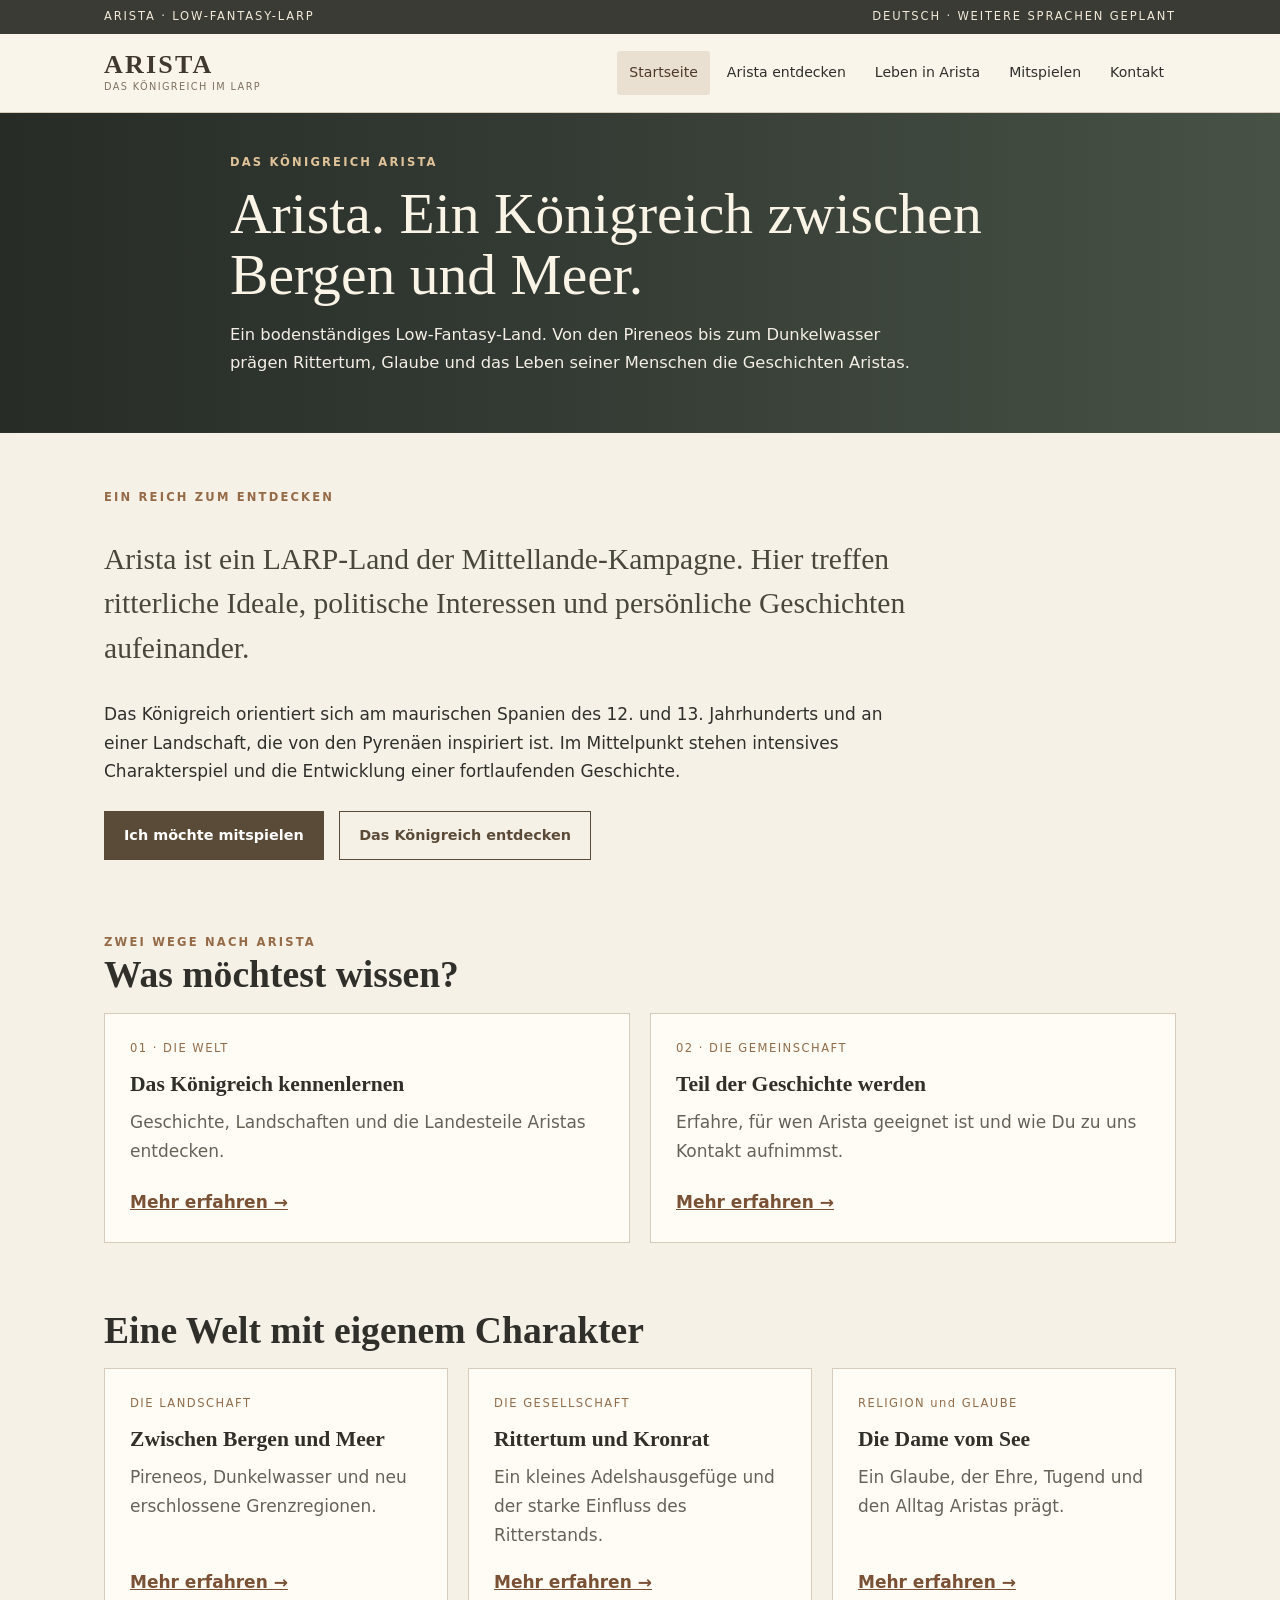
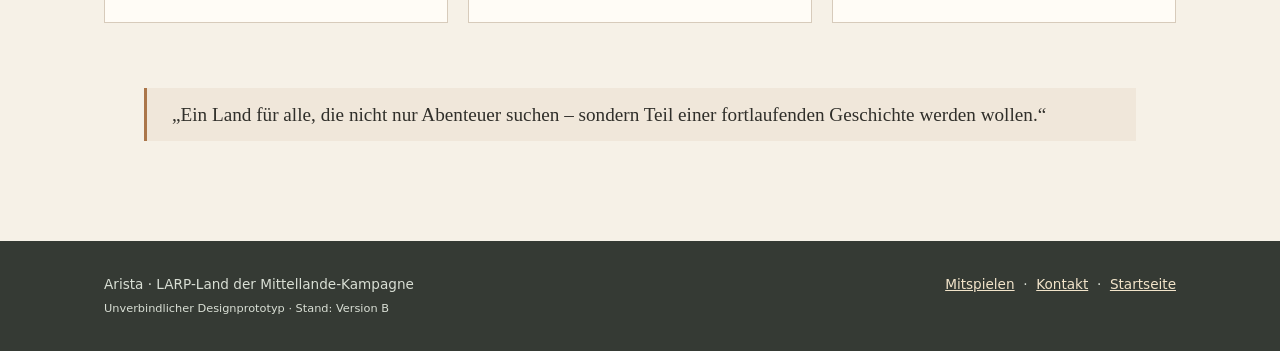
<file: index.html>
<!doctype html>
<html lang="de">
	<head>
		<meta charset="utf-8">
			<meta name="viewport" content="width=device-width,initial-scale=1">
				<meta name="description" content="Arista – bodenständiges Low-Fantasy-LARP-Königreich und Teil der Mittellande-Kampagne.">
					<title>Arista. Ein Königreich zwischen Bergen und Meer. | Arista – LARP</title>
					<link rel="stylesheet" href="assets/style.css"/>
					<body>
						<a class="skip" href="#inhalt">Zum Inhalt springen</a>
						<div class="topbar">
							<div class="topinner">
								<span>Arista · Low-Fantasy-LARP</span>
								<span>Deutsch · weitere Sprachen geplant</span>
							</div>
						</div>
						<header class="brandbar">
							<div class="brandinner">
								<a class="brand" href="index.html" aria-label="Arista Startseite">
									<span>
										<strong>ARISTA</strong>
										<small>Das Königreich im LARP</small>
									</span>
								</a>
								<button class="menu" aria-controls="primary-nav" aria-expanded="false">☰ Menü</button>
								<nav id="primary-nav" aria-label="Hauptnavigation">
									<a href="index.html" aria-current="page">Startseite</a>
									<a href="entdecken.html">Arista entdecken</a>
									<a href="leben.html">Leben in Arista</a>
									<a href="mitspielen.html">Mitspielen</a>
									<a href="kontakt.html">Kontakt</a>
								</nav>
							</div>
						</header>
						<section class="banner">
							<div class="wrap">
								<div class="eyebrow">Das Königreich Arista</div>
								<h1>Arista. Ein Königreich zwischen Bergen und Meer.</h1>
								<p>Ein bodenständiges Low-Fantasy-Land. Von den Pireneos bis zum Dunkelwasser prägen Rittertum, Glaube und das Leben seiner Menschen die Geschichten Aristas.</p>
							</div>
						</section>
						<main class="wrap main" id="inhalt">
							<div class="intro">
								<div class="eyebrow">Ein Reich zum Entdecken</div>
								<p class="lead">Arista ist ein LARP-Land der Mittellande-Kampagne. Hier treffen ritterliche Ideale, politische Interessen und persönliche Geschichten aufeinander.</p>
								<p>Das Königreich orientiert sich am maurischen Spanien des 12. und 13. Jahrhunderts und an einer Landschaft, die von den Pyrenäen inspiriert ist. Im Mittelpunkt stehen intensives Charakterspiel und die Entwicklung einer fortlaufenden Geschichte.</p>
								<a class="button" href="mitspielen.html">Ich möchte mitspielen</a>
								<a class="button ghost" href="entdecken.html">Das Königreich entdecken</a>
							</div>
							<section class="section">
								<div class="eyebrow">Zwei Wege nach Arista</div>
								<h2>Was möchtest wissen?</h2>
								<div class="grid two">
									<article class="tile">
										<span class="count">01 · DIE WELT</span>
										<h3>Das Königreich kennenlernen</h3>
										<p>Geschichte, Landschaften und die Landesteile Aristas entdecken.</p>
										<a href="entdecken.html">Mehr erfahren →</a>
									</article>
									<article class="tile">
										<span class="count">02 · DIE GEMEINSCHAFT</span>
										<h3>Teil der Geschichte werden</h3>
										<p>Erfahre, für wen Arista geeignet ist und wie Du zu uns Kontakt aufnimmst.</p>
										<a href="mitspielen.html">Mehr erfahren →</a>
									</article>
								</div>
							</section>
							<section class="section">
								<h2>Eine Welt mit eigenem Charakter</h2>
								<div class="grid">
									<article class="tile">
										<span class="count">DIE LANDSCHAFT</span>
										<h3>Zwischen Bergen und Meer</h3>
										<p>Pireneos, Dunkelwasser und neu erschlossene Grenzregionen.</p>
										<a href="regionen.html">Mehr erfahren →</a>
									</article>
									<article class="tile">
										<span class="count">DIE GESELLSCHAFT</span>
										<h3>Rittertum und Kronrat</h3>
										<p>Ein kleines Adelshausgefüge und der starke Einfluss des Ritterstands.</p>
										<a href="leben.html">Mehr erfahren →</a>
									</article>
									<article class="tile">
										<span class="count">RELIGION und GLAUBE</span>
										<h3>Die Dame vom See</h3>
										<p>Ein Glaube, der Ehre, Tugend und den Alltag Aristas prägt.</p>
										<a href="religion.html">Mehr erfahren →</a>
									</article>
								</div>
							</section>
							<section class="section">
								<blockquote class="quote">„Ein Land für alle, die nicht nur Abenteuer suchen – sondern Teil einer fortlaufenden Geschichte werden wollen.“</blockquote>
							</section>
						</main>
						<footer class="footer">
							<div class="wrap footerinner">
								<p>Arista · LARP-Land der Mittellande-Kampagne<br>
										<small>Unverbindlicher Designprototyp · Stand: Version B</small>
									</p>
									<p>
										<a href="mitspielen.html">Mitspielen</a> &nbsp;·&nbsp; <a href="kontakt.html">Kontakt</a> &nbsp;·&nbsp; <a href="index.html">Startseite</a>
									</p>
								</div>
							</footer>
							<script src="assets/script.js" defer>< script>< body>< html>
</file>
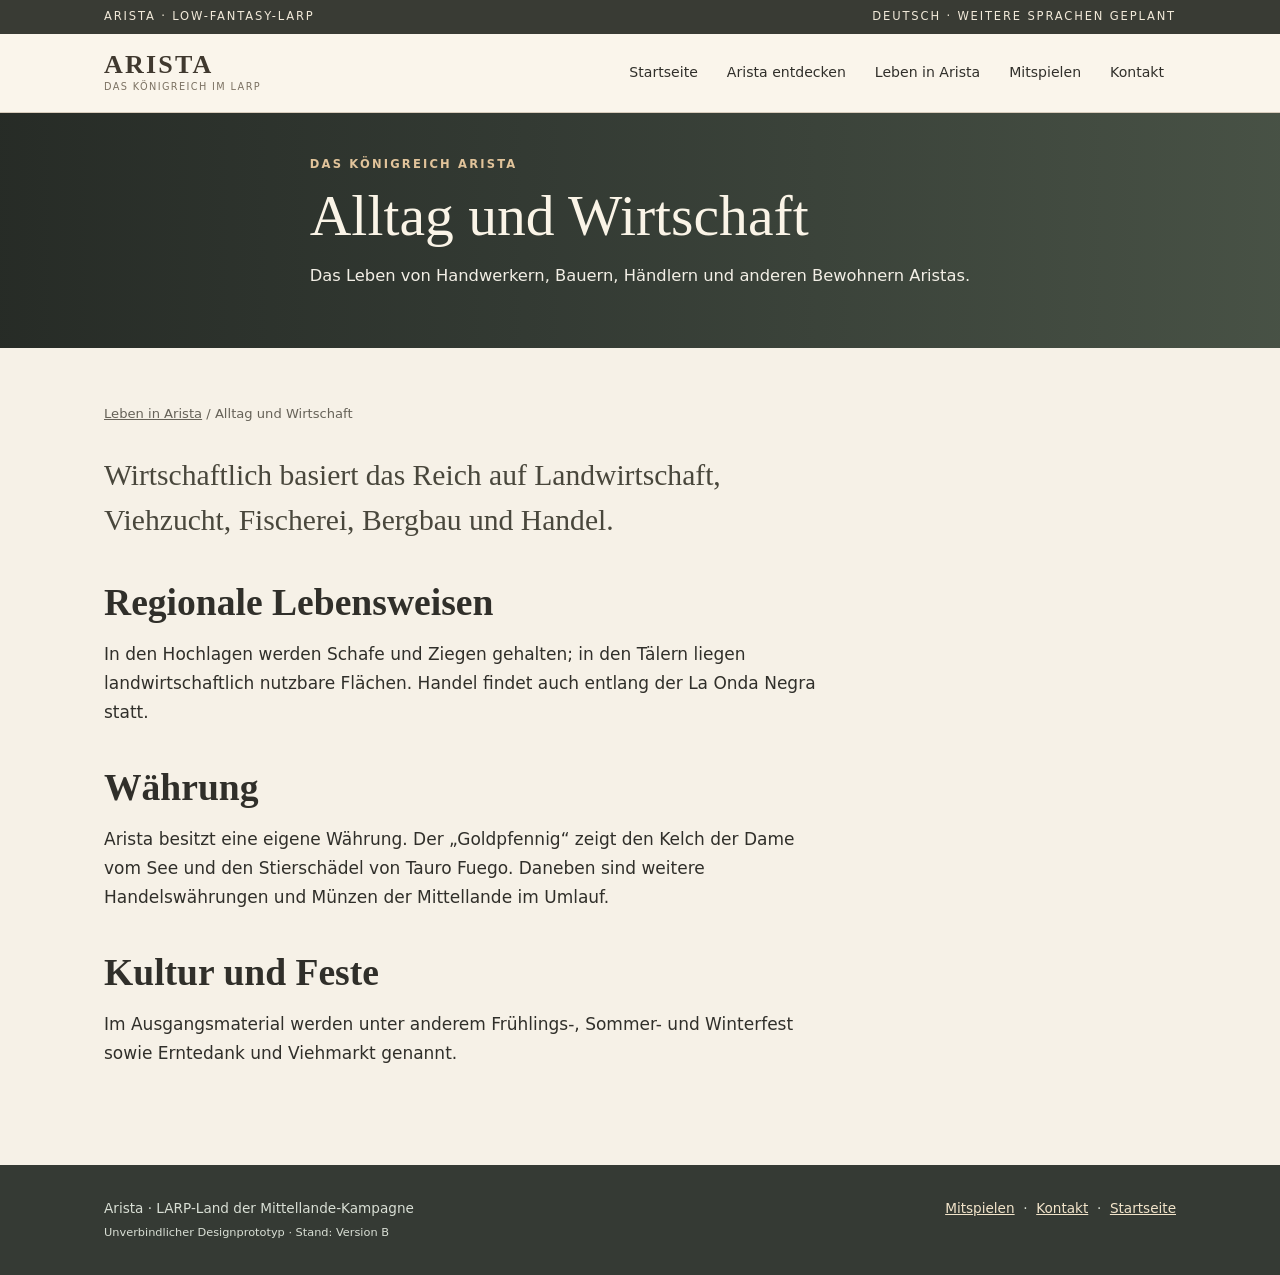
<file: alltag.html>
<!doctype html><html lang="de"><head><meta charset="utf-8"><meta name="viewport" content="width=device-width,initial-scale=1"><meta name="description" content="Arista – bodenständiges Low-Fantasy-LARP-Königreich und Teil der Mittellande-Kampagne."><title>Alltag und Wirtschaft | Arista – LARP</title><link rel="stylesheet" href="assets/style.css"></head><body><a class="skip" href="#inhalt">Zum Inhalt springen</a><div class="topbar"><div class="topinner"><span>Arista · Low-Fantasy-LARP</span><span>Deutsch · weitere Sprachen geplant</span></div></div><header class="brandbar"><div class="brandinner"><a class="brand" href="index.html" aria-label="Arista Startseite"><span><strong>ARISTA</strong><small>Das Königreich im LARP</small></span></a><button class="menu" aria-controls="primary-nav" aria-expanded="false">☰ Menü</button><nav id="primary-nav" aria-label="Hauptnavigation"><a href="index.html">Startseite</a><a href="entdecken.html">Arista entdecken</a><a href="leben.html">Leben in Arista</a><a href="mitspielen.html">Mitspielen</a><a href="kontakt.html">Kontakt</a></nav></div></header><section class="banner"><div class="wrap"><div class="eyebrow">Das Königreich Arista</div><h1>Alltag und Wirtschaft</h1><p>Das Leben von Handwerkern, Bauern, Händlern und anderen Bewohnern Aristas.</p></div></section><main class="wrap main" id="inhalt"><div class="crumbs"><a href="leben.html">Leben in Arista</a> / Alltag und Wirtschaft</div><article class="prose"><p class="lead">Wirtschaftlich basiert das Reich auf Landwirtschaft, Viehzucht, Fischerei, Bergbau und Handel.</p><h2>Regionale Lebensweisen</h2><p>In den Hochlagen werden Schafe und Ziegen gehalten; in den Tälern liegen landwirtschaftlich nutzbare Flächen. Handel findet auch entlang der La Onda Negra statt.</p><h2>Währung</h2><p>Arista besitzt eine eigene Währung. Der „Goldpfennig“ zeigt den Kelch der Dame vom See und den Stierschädel von Tauro Fuego. Daneben sind weitere Handelswährungen und Münzen der Mittellande im Umlauf.</p><h2>Kultur und Feste</h2><p>Im Ausgangsmaterial werden unter anderem Frühlings-, Sommer- und Winterfest sowie Erntedank und Viehmarkt genannt.</p></article></main><footer class="footer"><div class="wrap footerinner"><p>Arista · LARP-Land der Mittellande-Kampagne<br><small>Unverbindlicher Designprototyp · Stand: Version B</small></p><p><a href="mitspielen.html">Mitspielen</a> &nbsp;·&nbsp; <a href="kontakt.html">Kontakt</a> &nbsp;·&nbsp; <a href="index.html">Startseite</a></p></div></footer><script src="assets/script.js" defer></script></body></html>
</file>
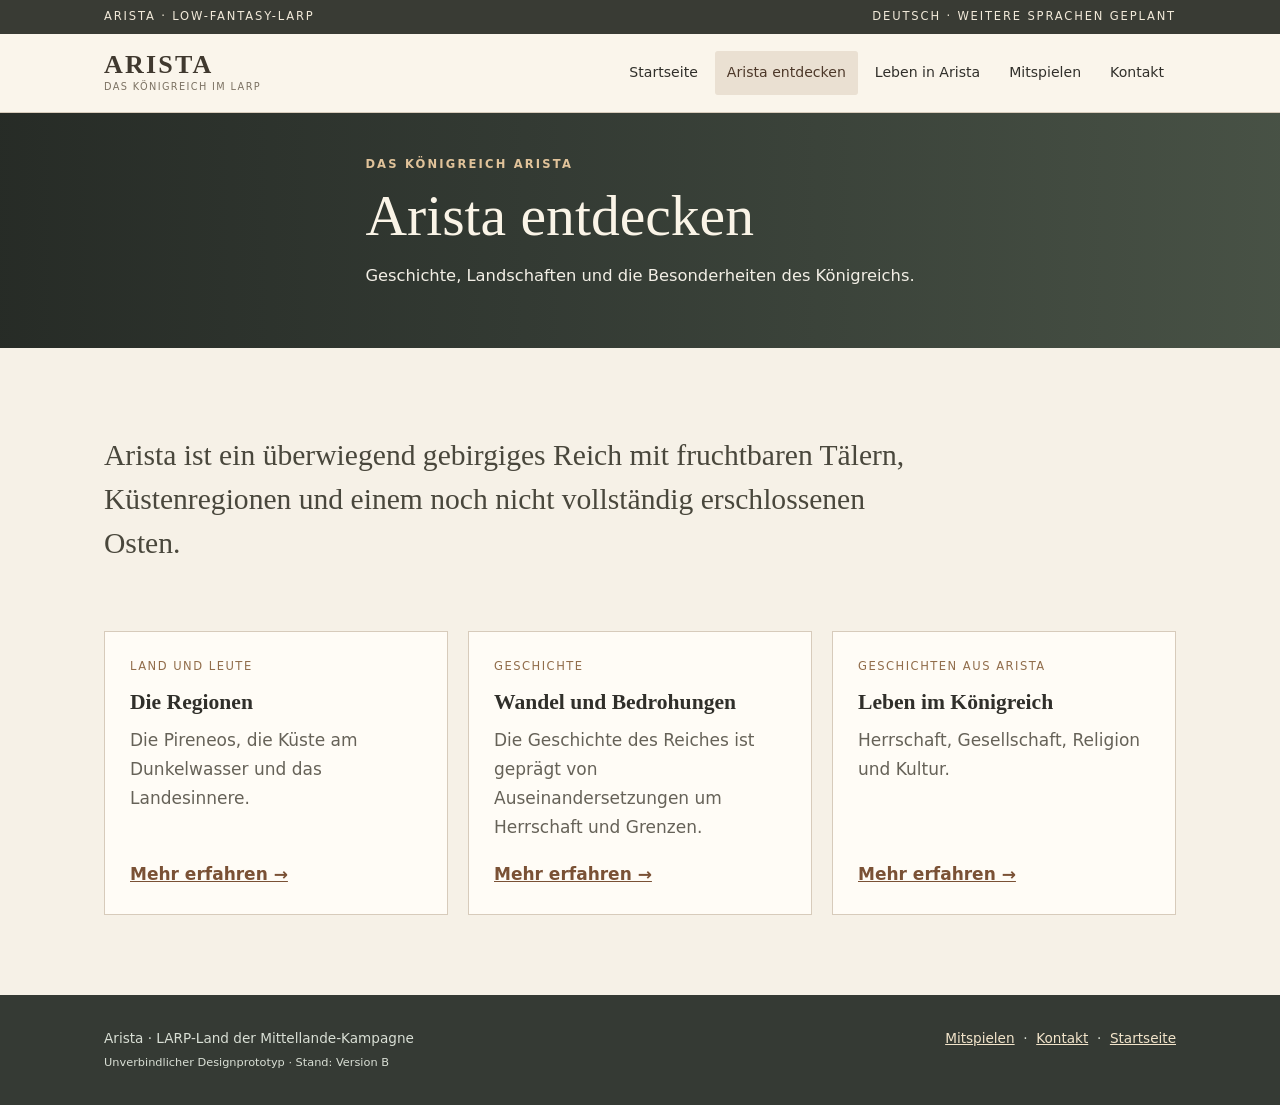
<file: entdecken.html>
<!doctype html><html lang="de"><head><meta charset="utf-8"><meta name="viewport" content="width=device-width,initial-scale=1"><meta name="description" content="Arista – bodenständiges Low-Fantasy-LARP-Königreich und Teil der Mittellande-Kampagne."><title>Arista entdecken | Arista – LARP</title><link rel="stylesheet" href="assets/style.css"></head><body><a class="skip" href="#inhalt">Zum Inhalt springen</a><div class="topbar"><div class="topinner"><span>Arista · Low-Fantasy-LARP</span><span>Deutsch · weitere Sprachen geplant</span></div></div><header class="brandbar"><div class="brandinner"><a class="brand" href="index.html" aria-label="Arista Startseite"><span><strong>ARISTA</strong><small>Das Königreich im LARP</small></span></a><button class="menu" aria-controls="primary-nav" aria-expanded="false">☰ Menü</button><nav id="primary-nav" aria-label="Hauptnavigation"><a href="index.html">Startseite</a><a href="entdecken.html" aria-current="page">Arista entdecken</a><a href="leben.html">Leben in Arista</a><a href="mitspielen.html">Mitspielen</a><a href="kontakt.html">Kontakt</a></nav></div></header><section class="banner"><div class="wrap"><div class="eyebrow">Das Königreich Arista</div><h1>Arista entdecken</h1><p>Geschichte, Landschaften und die Besonderheiten des Königreichs.</p></div></section><main class="wrap main" id="inhalt"><p class="lead intro">Arista ist ein überwiegend gebirgiges Reich mit fruchtbaren Tälern, Küstenregionen und einem noch nicht vollständig erschlossenen Osten.</p><section class="section"><div class="grid"><article class="tile"><span class="count">LAND UND LEUTE</span><h3>Die Regionen</h3><p>Die Pireneos, die Küste am Dunkelwasser und das Landesinnere.</p><a href="regionen.html">Mehr erfahren →</a></article><article class="tile"><span class="count">GESCHICHTE</span><h3>Wandel und Bedrohungen</h3><p>Die Geschichte des Reiches ist geprägt von Auseinandersetzungen um Herrschaft und Grenzen.</p><a href="geschichte.html">Mehr erfahren →</a></article><article class="tile"><span class="count">GESCHICHTEN AUS ARISTA</span><h3>Leben im Königreich</h3><p>Herrschaft, Gesellschaft, Religion und Kultur.</p><a href="leben.html">Mehr erfahren →</a></article></div></section></main><footer class="footer"><div class="wrap footerinner"><p>Arista · LARP-Land der Mittellande-Kampagne<br><small>Unverbindlicher Designprototyp · Stand: Version B</small></p><p><a href="mitspielen.html">Mitspielen</a> &nbsp;·&nbsp; <a href="kontakt.html">Kontakt</a> &nbsp;·&nbsp; <a href="index.html">Startseite</a></p></div></footer><script src="assets/script.js" defer></script></body></html>
</file>
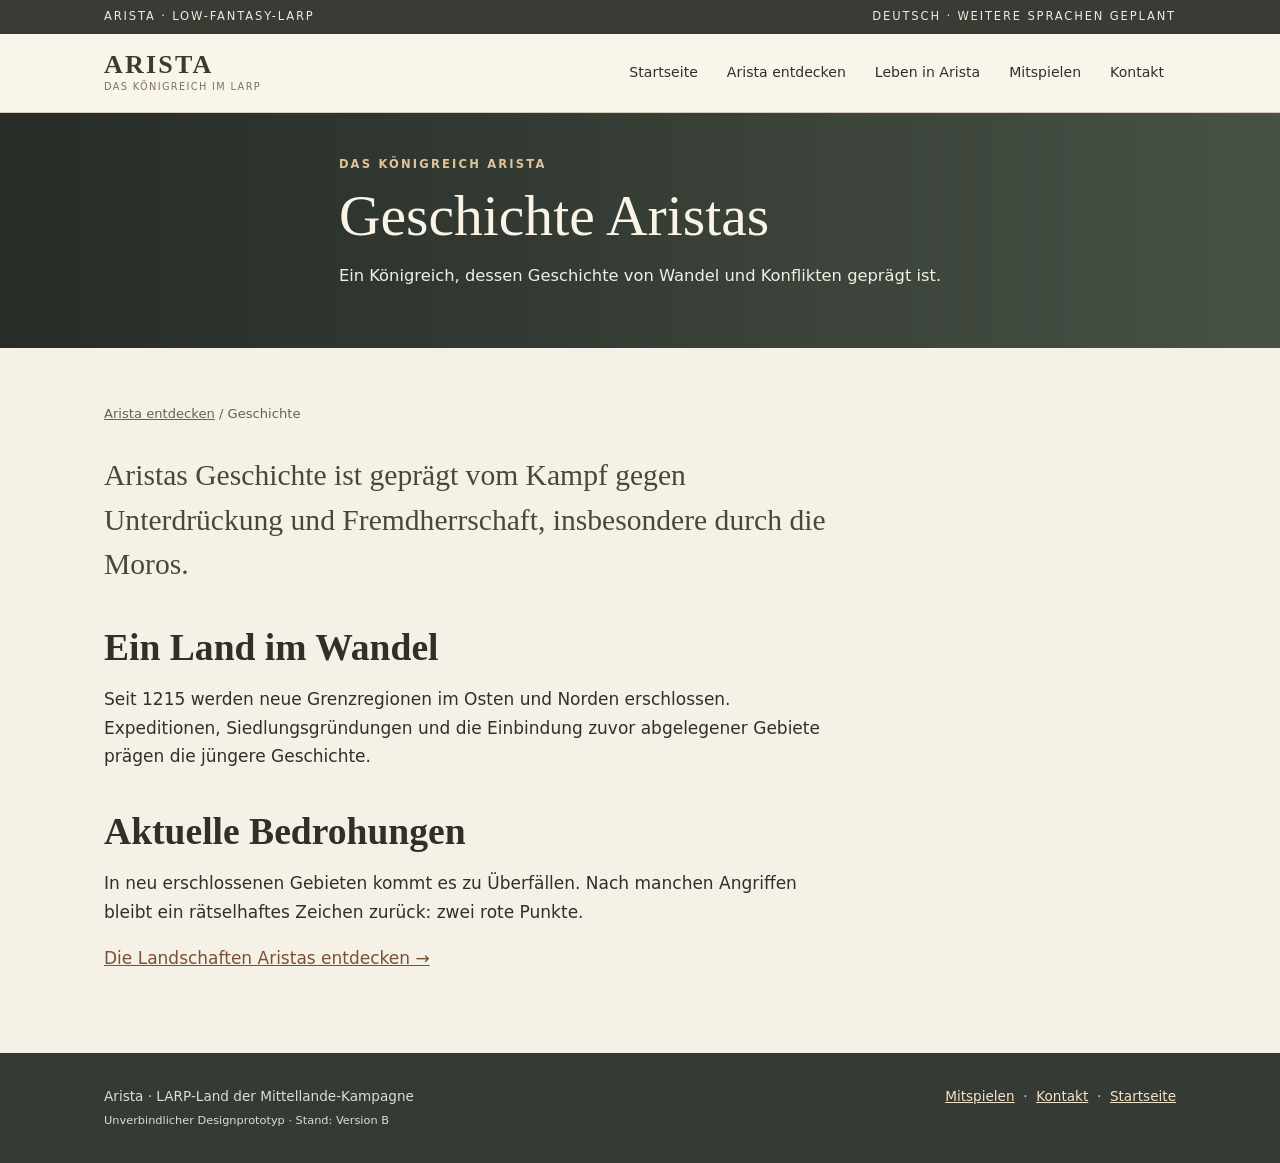
<file: geschichte.html>
<!doctype html><html lang="de"><head><meta charset="utf-8"><meta name="viewport" content="width=device-width,initial-scale=1"><meta name="description" content="Arista – bodenständiges Low-Fantasy-LARP-Königreich und Teil der Mittellande-Kampagne."><title>Geschichte Aristas | Arista – LARP</title><link rel="stylesheet" href="assets/style.css"></head><body><a class="skip" href="#inhalt">Zum Inhalt springen</a><div class="topbar"><div class="topinner"><span>Arista · Low-Fantasy-LARP</span><span>Deutsch · weitere Sprachen geplant</span></div></div><header class="brandbar"><div class="brandinner"><a class="brand" href="index.html" aria-label="Arista Startseite"><span><strong>ARISTA</strong><small>Das Königreich im LARP</small></span></a><button class="menu" aria-controls="primary-nav" aria-expanded="false">☰ Menü</button><nav id="primary-nav" aria-label="Hauptnavigation"><a href="index.html">Startseite</a><a href="entdecken.html">Arista entdecken</a><a href="leben.html">Leben in Arista</a><a href="mitspielen.html">Mitspielen</a><a href="kontakt.html">Kontakt</a></nav></div></header><section class="banner"><div class="wrap"><div class="eyebrow">Das Königreich Arista</div><h1>Geschichte Aristas</h1><p>Ein Königreich, dessen Geschichte von Wandel und Konflikten geprägt ist.</p></div></section><main class="wrap main" id="inhalt"><div class="crumbs"><a href="entdecken.html">Arista entdecken</a> / Geschichte</div><article class="prose"><p class="lead">Aristas Geschichte ist geprägt vom Kampf gegen Unterdrückung und Fremdherrschaft, insbesondere durch die Moros.</p><h2>Ein Land im Wandel</h2><p>Seit 1215 werden neue Grenzregionen im Osten und Norden erschlossen. Expeditionen, Siedlungsgründungen und die Einbindung zuvor abgelegener Gebiete prägen die jüngere Geschichte.</p><h2>Aktuelle Bedrohungen</h2><p>In neu erschlossenen Gebieten kommt es zu Überfällen. Nach manchen Angriffen bleibt ein rätselhaftes Zeichen zurück: zwei rote Punkte.</p><a href="regionen.html">Die Landschaften Aristas entdecken →</a></article></main><footer class="footer"><div class="wrap footerinner"><p>Arista · LARP-Land der Mittellande-Kampagne<br><small>Unverbindlicher Designprototyp · Stand: Version B</small></p><p><a href="mitspielen.html">Mitspielen</a> &nbsp;·&nbsp; <a href="kontakt.html">Kontakt</a> &nbsp;·&nbsp; <a href="index.html">Startseite</a></p></div></footer><script src="assets/script.js" defer></script></body></html>
</file>
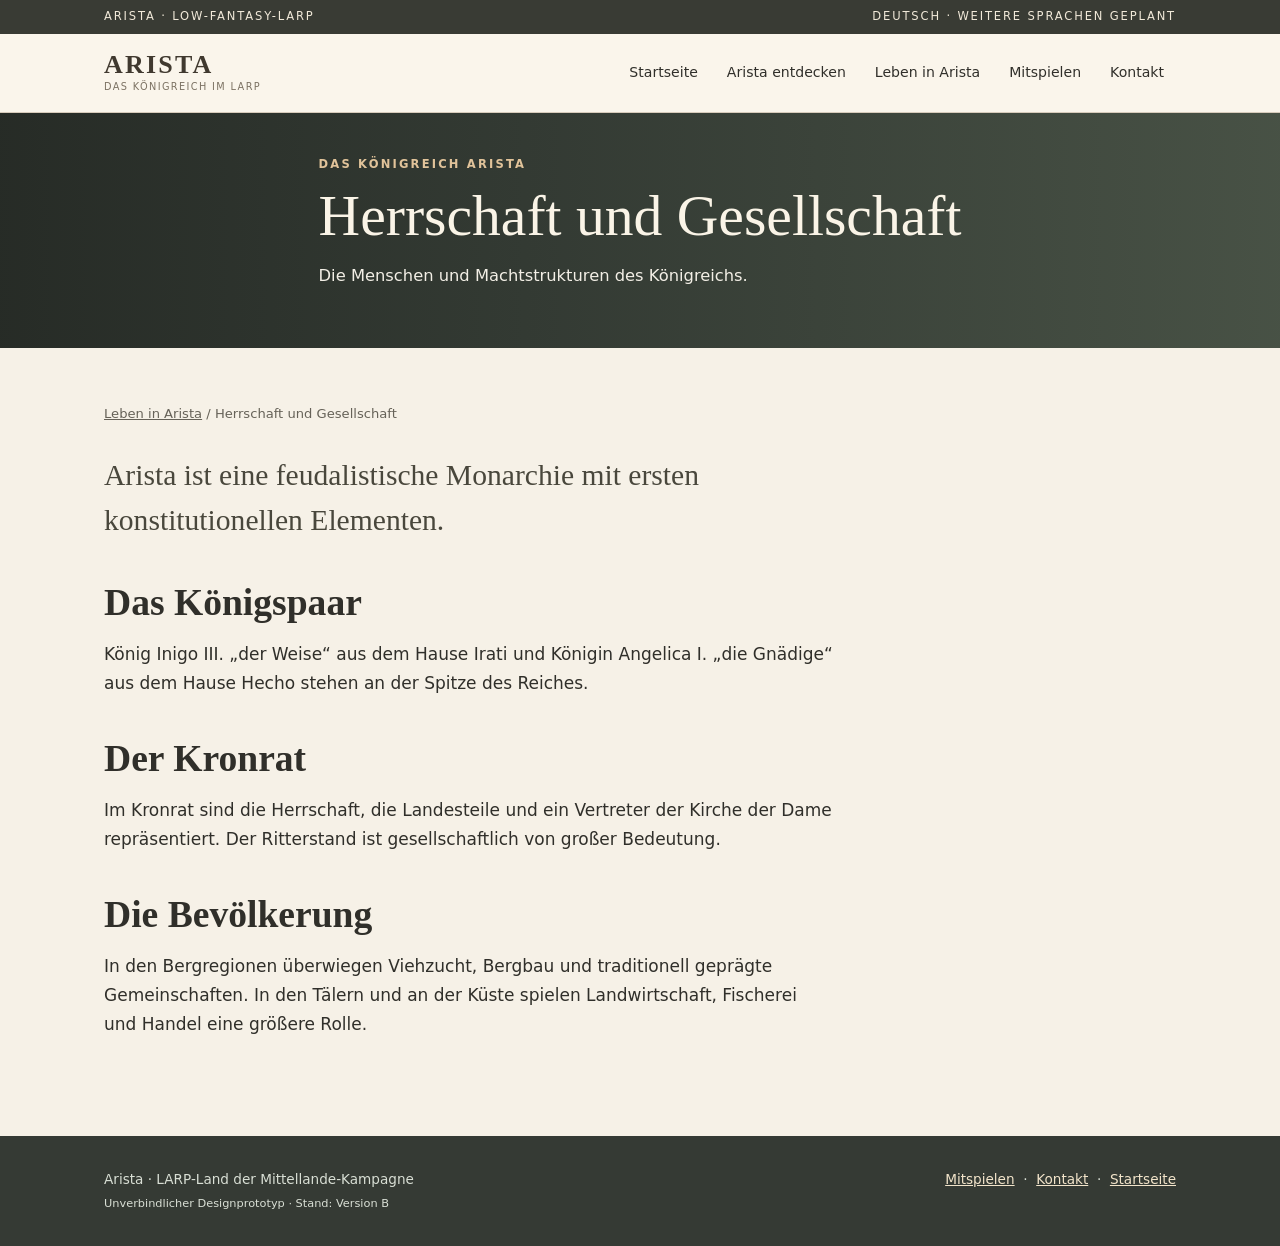
<file: herrschaft.html>
<!doctype html>
<html lang="de">
	<head>
		<meta charset="utf-8">
			<meta name="viewport" content="width=device-width,initial-scale=1">
				<meta name="description" content="Arista – bodenständiges Low-Fantasy-LARP-Königreich und Teil der Mittellande-Kampagne.">
					<title>Herrschaft und Gesellschaft | Arista – LARP</title>
					<link rel="stylesheet" href="assets/style.css"/>
					<body>
						<a class="skip" href="#inhalt">Zum Inhalt springen</a>
						<div class="topbar">
							<div class="topinner">
								<span>Arista · Low-Fantasy-LARP</span>
								<span>Deutsch · weitere Sprachen geplant</span>
							</div>
						</div>
						<header class="brandbar">
							<div class="brandinner">
								<a class="brand" href="index.html" aria-label="Arista Startseite">
									<span>
										<strong>ARISTA</strong>
										<small>Das Königreich im LARP</small>
									</span>
								</a>
								<button class="menu" aria-controls="primary-nav" aria-expanded="false">☰ Menü</button>
								<nav id="primary-nav" aria-label="Hauptnavigation">
									<a href="index.html">Startseite</a>
									<a href="entdecken.html">Arista entdecken</a>
									<a href="leben.html">Leben in Arista</a>
									<a href="mitspielen.html">Mitspielen</a>
									<a href="kontakt.html">Kontakt</a>
								</nav>
							</div>
						</header>
						<section class="banner">
							<div class="wrap">
								<div class="eyebrow">Das Königreich Arista</div>
								<h1>Herrschaft und Gesellschaft</h1>
								<p>Die Menschen und Machtstrukturen des Königreichs.</p>
							</div>
						</section>
						<main class="wrap main" id="inhalt">
							<div class="crumbs">
								<a href="leben.html">Leben in Arista</a> / Herrschaft und Gesellschaft</div>
							<article class="prose">
								<p class="lead">Arista ist eine feudalistische Monarchie mit ersten konstitutionellen Elementen.</p>
								<h2>Das Königspaar</h2>
								<p>König Inigo III. „der Weise“ aus dem Hause Irati und Königin Angelica I. „die Gnädige“ aus dem Hause Hecho stehen an der Spitze des Reiches.</p>
								<h2>Der Kronrat</h2>
								<p>Im Kronrat sind die Herrschaft, die Landesteile und ein Vertreter der Kirche der Dame repräsentiert. Der Ritterstand ist gesellschaftlich von großer Bedeutung.</p>
								<h2>Die Bevölkerung</h2>
								<p>In den Bergregionen überwiegen Viehzucht, Bergbau und traditionell geprägte Gemeinschaften. In den Tälern und an der Küste spielen Landwirtschaft, Fischerei und Handel eine größere Rolle.</p>
							</article>
						</main>
						<footer class="footer">
							<div class="wrap footerinner">
								<p>Arista · LARP-Land der Mittellande-Kampagne<br>
										<small>Unverbindlicher Designprototyp · Stand: Version B</small>
									</p>
									<p>
										<a href="mitspielen.html">Mitspielen</a> &nbsp;·&nbsp; <a href="kontakt.html">Kontakt</a> &nbsp;·&nbsp; <a href="index.html">Startseite</a>
									</p>
								</div>
							</footer>
							<script src="assets/script.js" defer>< script>< body>< html>
</file>
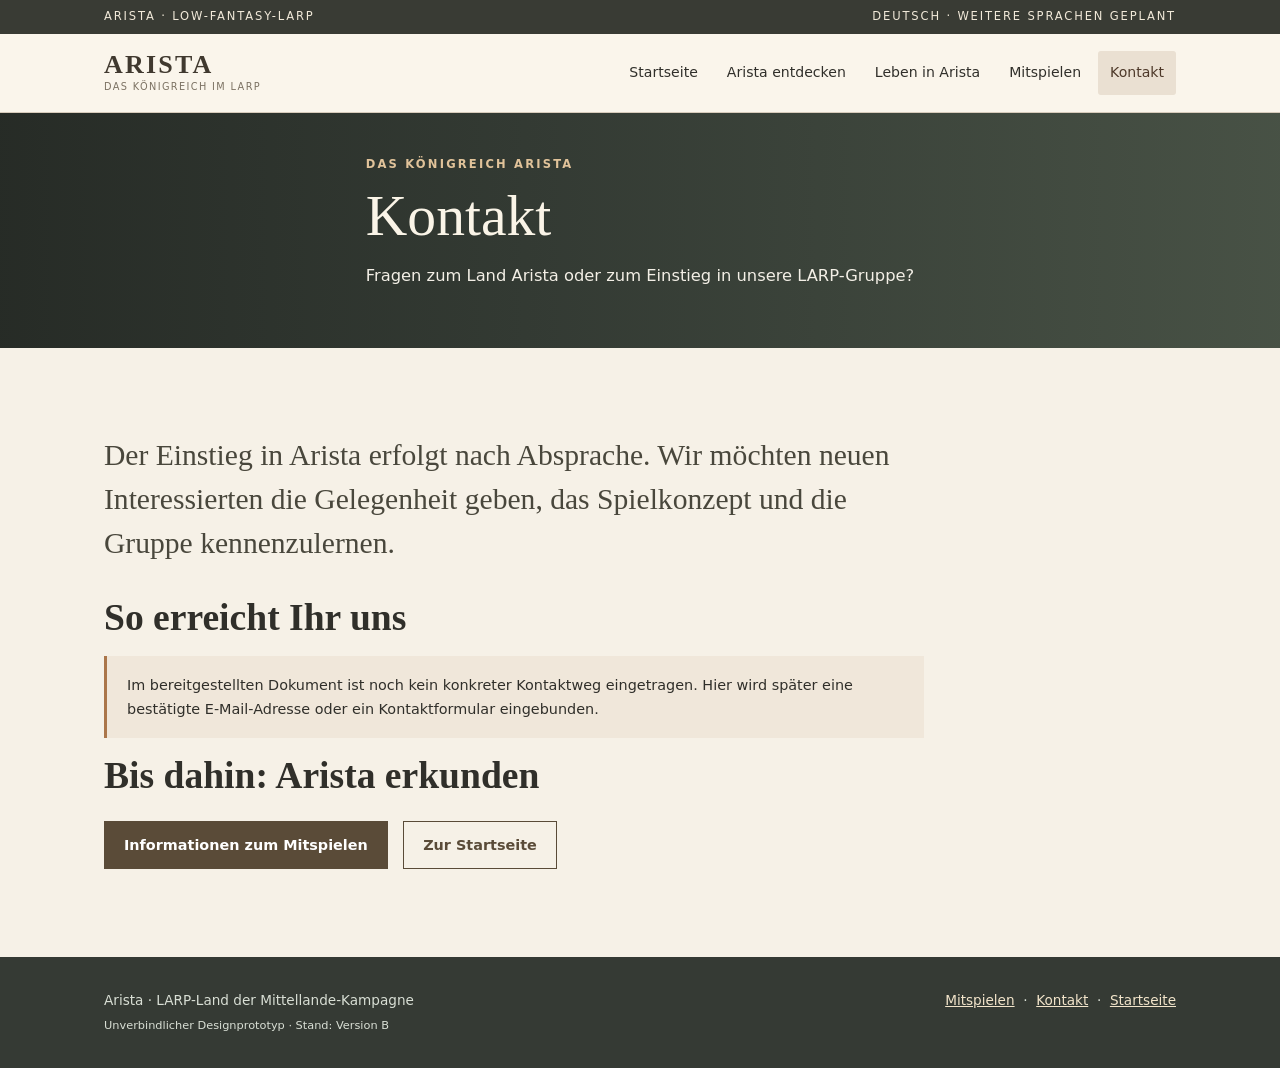
<file: kontakt.html>
<!doctype html>
<html lang="de">
	<head>
		<meta charset="utf-8">
			<meta name="viewport"
			      content="width=device-width,initial-scale=1">
				<meta name="description"
				      content="Arista – bodenständiges Low-Fantasy-LARP-Königreich und Teil der Mittellande-Kampagne.">
					<title>Kontakt | Arista – LARP</title>
					<link rel="stylesheet"
					      href="assets/style.css"/>
					<body>
						<a class="skip"
						   href="#inhalt">Zum Inhalt springen</a>
						<div class="topbar">
							<div class="topinner">
								<span>Arista · Low-Fantasy-LARP</span>
								<span>Deutsch · weitere Sprachen geplant</span>
							</div>
						</div>
						<header class="brandbar">
							<div class="brandinner">
								<a class="brand"
								   href="index.html"
								   aria-label="Arista Startseite">
									<span>
										<strong>ARISTA</strong>
										<small>Das Königreich im LARP</small>
									</span>
								</a>
								<button class="menu"
								        aria-controls="primary-nav"
								        aria-expanded="false">☰ Menü</button>
								<nav id="primary-nav"
								     aria-label="Hauptnavigation">
									<a href="index.html">Startseite</a>
									<a href="entdecken.html">Arista entdecken</a>
									<a href="leben.html">Leben in Arista</a>
									<a href="mitspielen.html">Mitspielen</a>
									<a href="kontakt.html"
									   aria-current="page">Kontakt</a>
								</nav>
							</div>
						</header>
						<section class="banner">
							<div class="wrap">
								<div class="eyebrow">Das Königreich Arista</div>
								<h1>Kontakt</h1>
								<p>Fragen zum Land Arista oder zum Einstieg in unsere LARP-Gruppe?</p>
							</div>
						</section>
						<main class="wrap main"
						      id="inhalt">
							<div class="intro">
								<p class="lead">Der Einstieg in Arista erfolgt nach Absprache. Wir möchten neuen Interessierten die Gelegenheit geben, das Spielkonzept und die Gruppe kennenzulernen.</p>
								<h2>So erreicht Ihr uns</h2>
								<p class="note">Im bereitgestellten Dokument ist noch kein konkreter Kontaktweg eingetragen. Hier wird später eine bestätigte E-Mail-Adresse oder ein Kontaktformular eingebunden.</p>
								<h2>Bis dahin: Arista erkunden</h2>
								<a class="button"
								   href="mitspielen.html">Informationen zum Mitspielen</a>
								<a class="button ghost"
								   href="index.html">Zur Startseite</a>
							</div>
						</main>
						<footer class="footer">
							<div class="wrap footerinner">
								<p>Arista · LARP-Land der Mittellande-Kampagne<br>
										<small>Unverbindlicher Designprototyp · Stand: Version B</small>
									</p>
									<p>
										<a href="mitspielen.html">Mitspielen</a> &nbsp;·&nbsp; <a href="kontakt.html">Kontakt</a> &nbsp;·&nbsp; <a href="index.html">Startseite</a>
									</p>
								</div>
							</footer>
							<script src="assets/script.js"
							        defer><
							        script><
							        body><
							        html>
</file>
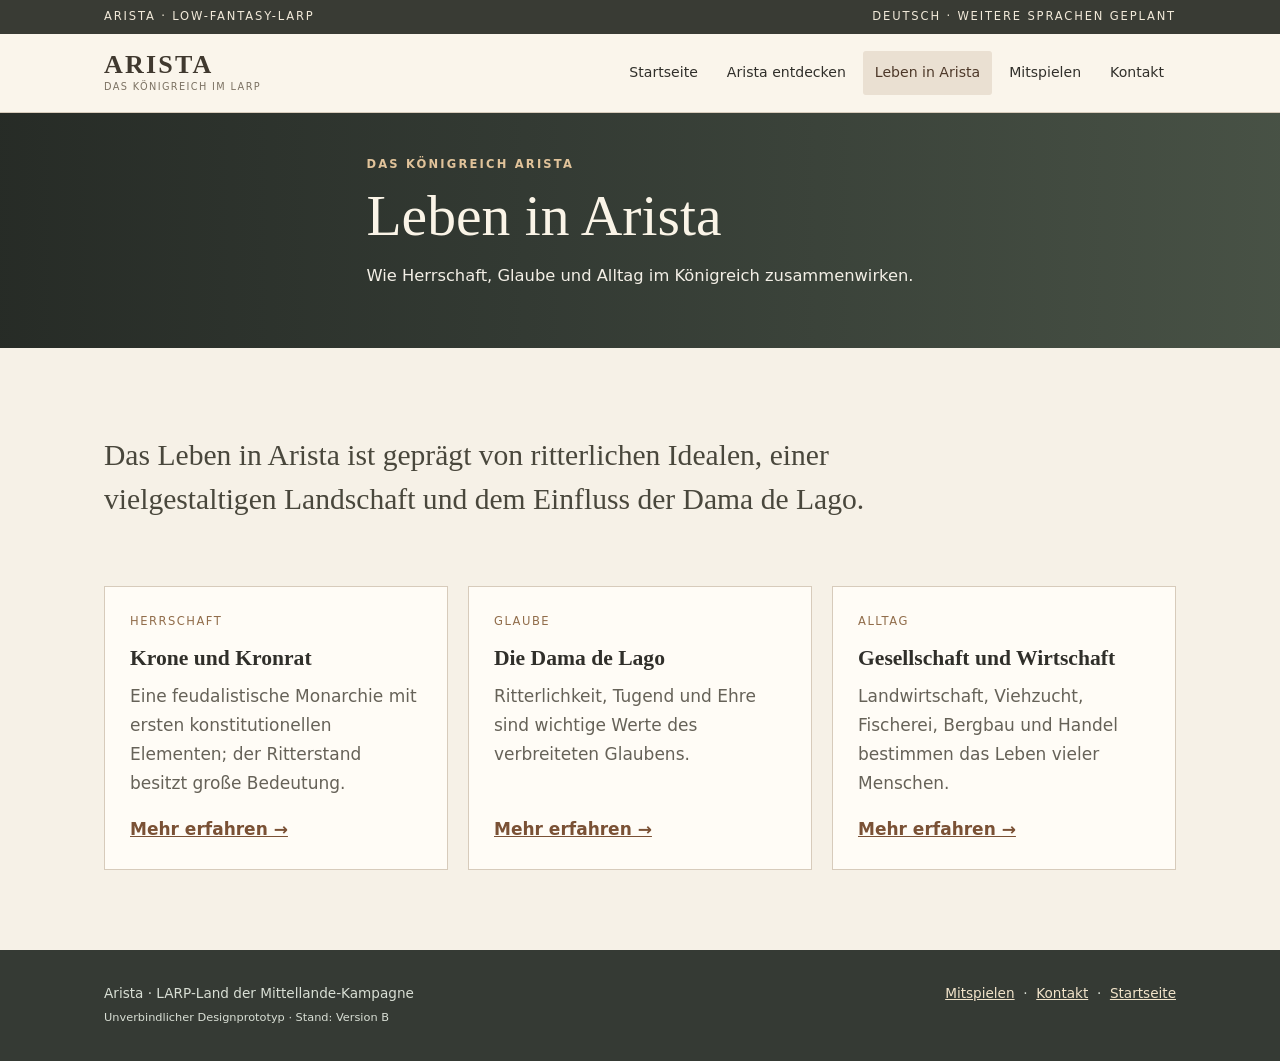
<file: leben.html>
<!doctype html><html lang="de"><head><meta charset="utf-8"><meta name="viewport" content="width=device-width,initial-scale=1"><meta name="description" content="Arista – bodenständiges Low-Fantasy-LARP-Königreich und Teil der Mittellande-Kampagne."><title>Leben in Arista | Arista – LARP</title><link rel="stylesheet" href="assets/style.css"></head><body><a class="skip" href="#inhalt">Zum Inhalt springen</a><div class="topbar"><div class="topinner"><span>Arista · Low-Fantasy-LARP</span><span>Deutsch · weitere Sprachen geplant</span></div></div><header class="brandbar"><div class="brandinner"><a class="brand" href="index.html" aria-label="Arista Startseite"><span><strong>ARISTA</strong><small>Das Königreich im LARP</small></span></a><button class="menu" aria-controls="primary-nav" aria-expanded="false">☰ Menü</button><nav id="primary-nav" aria-label="Hauptnavigation"><a href="index.html">Startseite</a><a href="entdecken.html">Arista entdecken</a><a href="leben.html" aria-current="page">Leben in Arista</a><a href="mitspielen.html">Mitspielen</a><a href="kontakt.html">Kontakt</a></nav></div></header><section class="banner"><div class="wrap"><div class="eyebrow">Das Königreich Arista</div><h1>Leben in Arista</h1><p>Wie Herrschaft, Glaube und Alltag im Königreich zusammenwirken.</p></div></section><main class="wrap main" id="inhalt"><p class="lead intro">Das Leben in Arista ist geprägt von ritterlichen Idealen, einer vielgestaltigen Landschaft und dem Einfluss der Dama de Lago.</p><section class="section"><div class="grid"><article class="tile"><span class="count">HERRSCHAFT</span><h3>Krone und Kronrat</h3><p>Eine feudalistische Monarchie mit ersten konstitutionellen Elementen; der Ritterstand besitzt große Bedeutung.</p><a href="herrschaft.html">Mehr erfahren →</a></article><article class="tile"><span class="count">GLAUBE</span><h3>Die Dama de Lago</h3><p>Ritterlichkeit, Tugend und Ehre sind wichtige Werte des verbreiteten Glaubens.</p><a href="religion.html">Mehr erfahren →</a></article><article class="tile"><span class="count">ALLTAG</span><h3>Gesellschaft und Wirtschaft</h3><p>Landwirtschaft, Viehzucht, Fischerei, Bergbau und Handel bestimmen das Leben vieler Menschen.</p><a href="alltag.html">Mehr erfahren →</a></article></div></section></main><footer class="footer"><div class="wrap footerinner"><p>Arista · LARP-Land der Mittellande-Kampagne<br><small>Unverbindlicher Designprototyp · Stand: Version B</small></p><p><a href="mitspielen.html">Mitspielen</a> &nbsp;·&nbsp; <a href="kontakt.html">Kontakt</a> &nbsp;·&nbsp; <a href="index.html">Startseite</a></p></div></footer><script src="assets/script.js" defer></script></body></html>
</file>
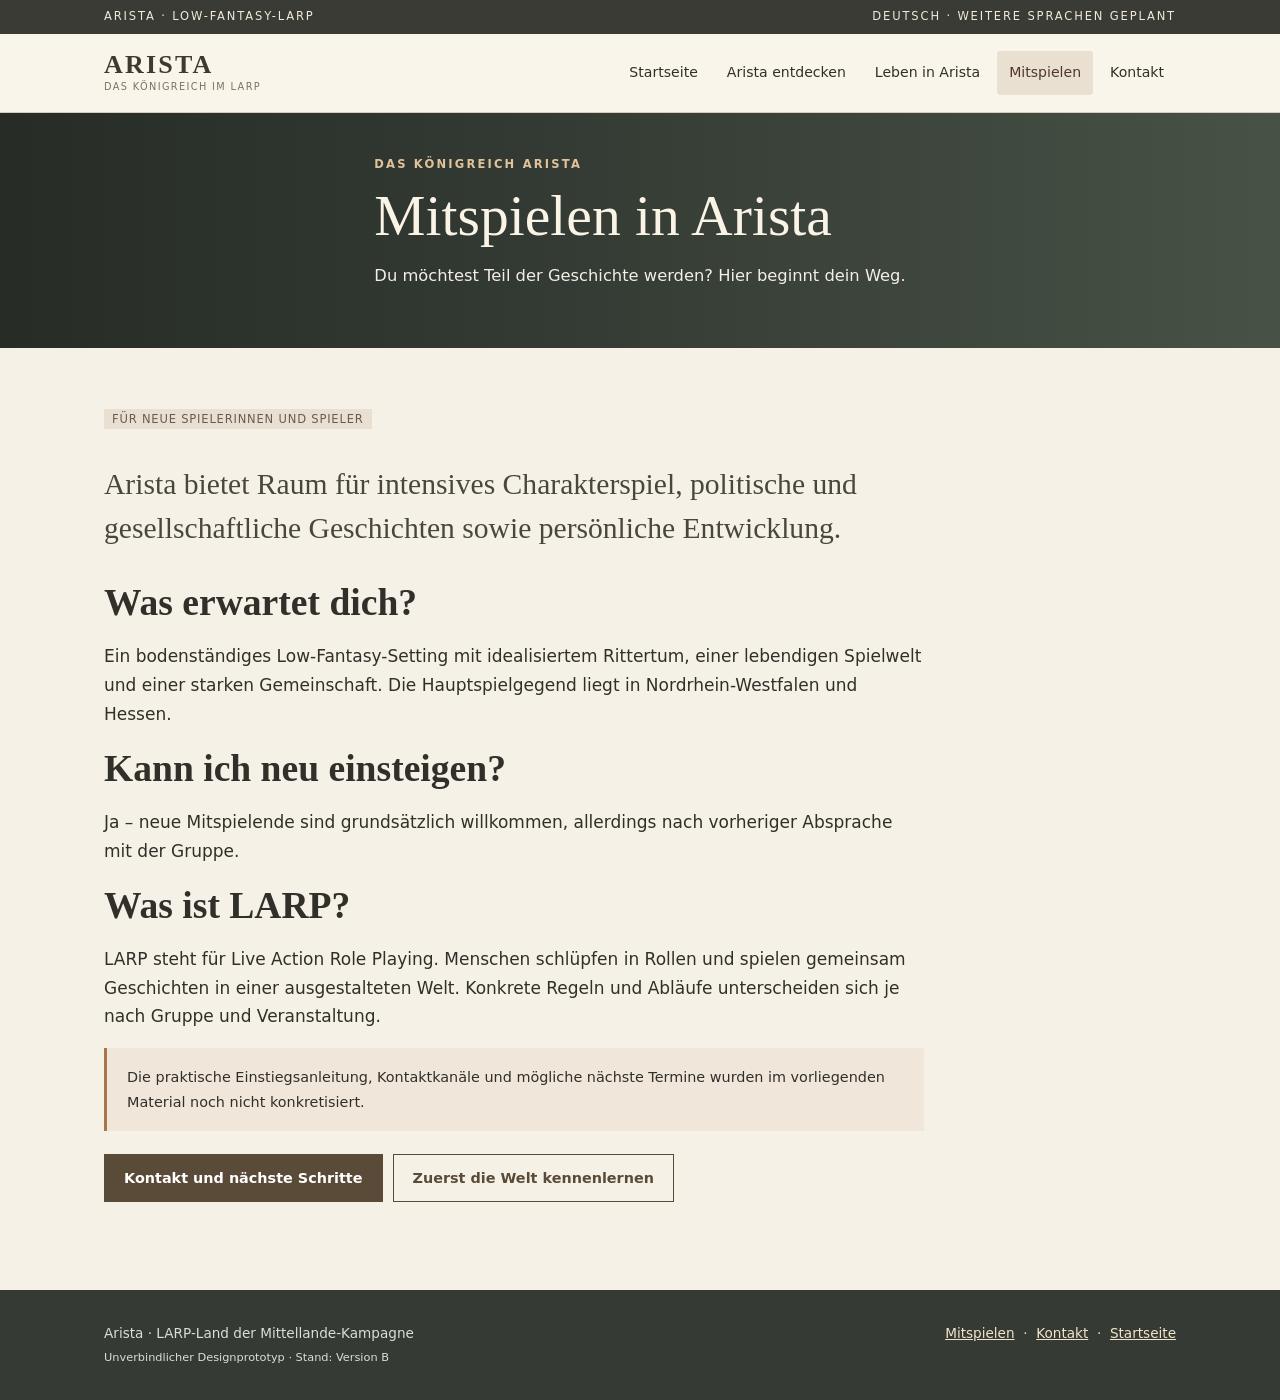
<file: mitspielen.html>
<!doctype html><html lang="de"><head><meta charset="utf-8"><meta name="viewport" content="width=device-width,initial-scale=1"><meta name="description" content="Arista – bodenständiges Low-Fantasy-LARP-Königreich und Teil der Mittellande-Kampagne."><title>Mitspielen in Arista | Arista – LARP</title><link rel="stylesheet" href="assets/style.css"></head><body><a class="skip" href="#inhalt">Zum Inhalt springen</a><div class="topbar"><div class="topinner"><span>Arista · Low-Fantasy-LARP</span><span>Deutsch · weitere Sprachen geplant</span></div></div><header class="brandbar"><div class="brandinner"><a class="brand" href="index.html" aria-label="Arista Startseite"><span><strong>ARISTA</strong><small>Das Königreich im LARP</small></span></a><button class="menu" aria-controls="primary-nav" aria-expanded="false">☰ Menü</button><nav id="primary-nav" aria-label="Hauptnavigation"><a href="index.html">Startseite</a><a href="entdecken.html">Arista entdecken</a><a href="leben.html">Leben in Arista</a><a href="mitspielen.html" aria-current="page">Mitspielen</a><a href="kontakt.html">Kontakt</a></nav></div></header><section class="banner"><div class="wrap"><div class="eyebrow">Das Königreich Arista</div><h1>Mitspielen in Arista</h1><p>Du möchtest Teil der Geschichte werden? Hier beginnt dein Weg.</p></div></section><main class="wrap main" id="inhalt"><div class="intro"><span class="tag">Für neue Spielerinnen und Spieler</span><p class="lead">Arista bietet Raum für intensives Charakterspiel, politische und gesellschaftliche Geschichten sowie persönliche Entwicklung.</p><h2>Was erwartet dich?</h2><p>Ein bodenständiges Low-Fantasy-Setting mit idealisiertem Rittertum, einer lebendigen Spielwelt und einer starken Gemeinschaft. Die Hauptspielgegend liegt in Nordrhein-Westfalen und Hessen.</p><h2>Kann ich neu einsteigen?</h2><p>Ja – neue Mitspielende sind grundsätzlich willkommen, allerdings nach vorheriger Absprache mit der Gruppe.</p><h2>Was ist LARP?</h2><p>LARP steht für Live Action Role Playing. Menschen schlüpfen in Rollen und spielen gemeinsam Geschichten in einer ausgestalteten Welt. Konkrete Regeln und Abläufe unterscheiden sich je nach Gruppe und Veranstaltung.</p><p class="note">Die praktische Einstiegsanleitung, Kontaktkanäle und mögliche nächste Termine wurden im vorliegenden Material noch nicht konkretisiert.</p><a class="button" href="kontakt.html">Kontakt und nächste Schritte</a><a class="button ghost" href="entdecken.html">Zuerst die Welt kennenlernen</a></div></main><footer class="footer"><div class="wrap footerinner"><p>Arista · LARP-Land der Mittellande-Kampagne<br><small>Unverbindlicher Designprototyp · Stand: Version B</small></p><p><a href="mitspielen.html">Mitspielen</a> &nbsp;·&nbsp; <a href="kontakt.html">Kontakt</a> &nbsp;·&nbsp; <a href="index.html">Startseite</a></p></div></footer><script src="assets/script.js" defer></script></body></html>
</file>
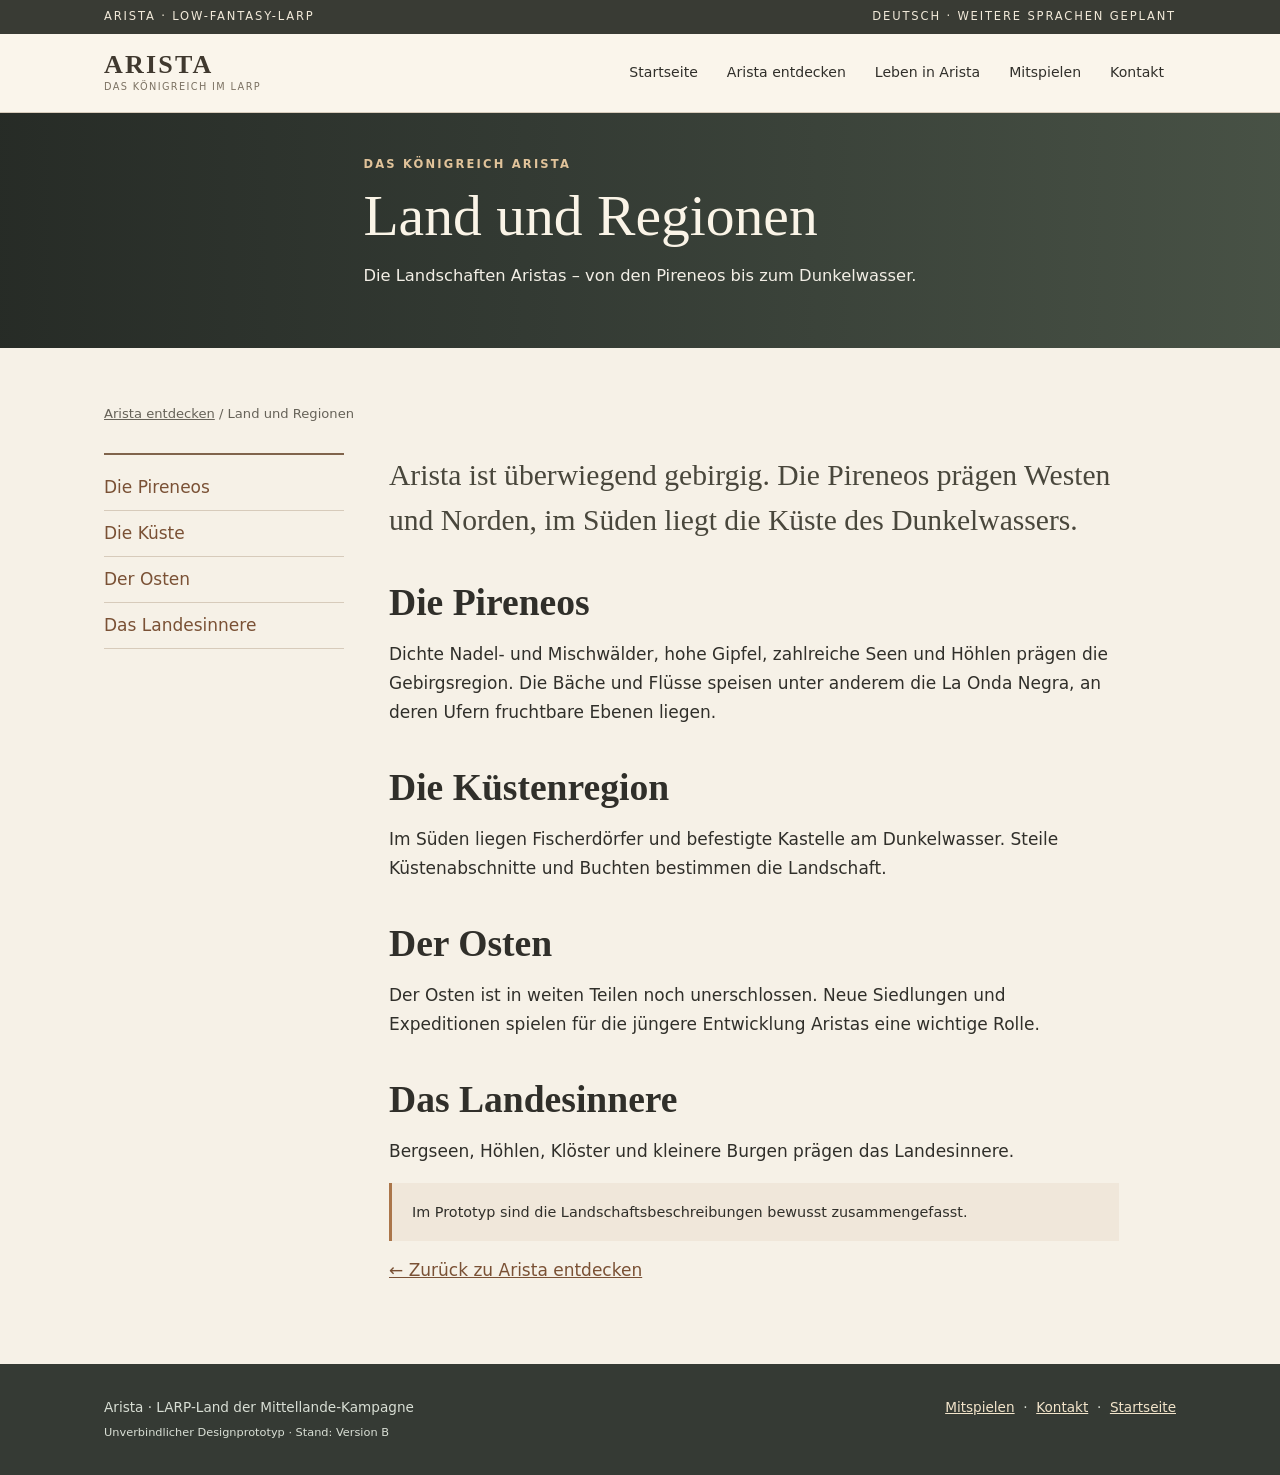
<file: regionen.html>
<!doctype html>
<html lang="de">
	<head>
		<meta charset="utf-8">
			<meta name="viewport" content="width=device-width,initial-scale=1">
				<meta name="description" content="Arista – bodenständiges Low-Fantasy-LARP-Königreich und Teil der Mittellande-Kampagne.">
					<title>Land und Regionen | Arista – LARP</title>
					<link rel="stylesheet" href="assets/style.css"/>
					<body>
						<a class="skip" href="#inhalt">Zum Inhalt springen</a>
						<div class="topbar">
							<div class="topinner">
								<span>Arista · Low-Fantasy-LARP</span>
								<span>Deutsch · weitere Sprachen geplant</span>
							</div>
						</div>
						<header class="brandbar">
							<div class="brandinner">
								<a class="brand" href="index.html" aria-label="Arista Startseite">
									<span>
										<strong>ARISTA</strong>
										<small>Das Königreich im LARP</small>
									</span>
								</a>
								<button class="menu" aria-controls="primary-nav" aria-expanded="false">☰ Menü</button>
								<nav id="primary-nav" aria-label="Hauptnavigation">
									<a href="index.html">Startseite</a>
									<a href="entdecken.html">Arista entdecken</a>
									<a href="leben.html">Leben in Arista</a>
									<a href="mitspielen.html">Mitspielen</a>
									<a href="kontakt.html">Kontakt</a>
								</nav>
							</div>
						</header>
						<section class="banner">
							<div class="wrap">
								<div class="eyebrow">Das Königreich Arista</div>
								<h1>Land und Regionen</h1>
								<p>Die Landschaften Aristas – von den Pireneos bis zum Dunkelwasser.</p>
							</div>
						</section>
						<main class="wrap main" id="inhalt">
							<div class="crumbs">
								<a href="entdecken.html">Arista entdecken</a> / Land und Regionen</div>
							<div class="split">
								<aside class="side" aria-label="Abschnitte">
									<a href="#pireneos">Die Pireneos</a>
									<a href="#kueste">Die Küste</a>
									<a href="#osten">Der Osten</a>
									<a href="#inneres">Das Landesinnere</a>
								</aside>
								<article class="prose">
									<p class="lead">Arista ist überwiegend gebirgig. Die Pireneos prägen Westen und Norden, im Süden liegt die Küste des Dunkelwassers.</p>
									<h2 id="pireneos">Die Pireneos</h2>
									<p>Dichte Nadel- und Mischwälder, hohe Gipfel, zahlreiche Seen und Höhlen prägen die Gebirgsregion. Die Bäche und Flüsse speisen unter anderem die La Onda Negra, an deren Ufern fruchtbare Ebenen liegen.</p>
									<h2 id="kueste">Die Küstenregion</h2>
									<p>Im Süden liegen Fischerdörfer und befestigte Kastelle am Dunkelwasser. Steile Küstenabschnitte und Buchten bestimmen die Landschaft.</p>
									<h2 id="osten">Der Osten</h2>
									<p>Der Osten ist in weiten Teilen noch unerschlossen. Neue Siedlungen und Expeditionen spielen für die jüngere Entwicklung Aristas eine wichtige Rolle.</p>
									<h2 id="inneres">Das Landesinnere</h2>
									<p>Bergseen, Höhlen, Klöster und kleinere Burgen prägen das Landesinnere.</p>
									<p class="note">Im Prototyp sind die Landschaftsbeschreibungen bewusst zusammengefasst.</p>
									<a href="entdecken.html">← Zurück zu Arista entdecken</a>
								</article>
							</div>
						</main>
						<footer class="footer">
							<div class="wrap footerinner">
								<p>Arista · LARP-Land der Mittellande-Kampagne<br>
										<small>Unverbindlicher Designprototyp · Stand: Version B</small>
									</p>
									<p>
										<a href="mitspielen.html">Mitspielen</a> &nbsp;·&nbsp; <a href="kontakt.html">Kontakt</a> &nbsp;·&nbsp; <a href="index.html">Startseite</a>
									</p>
								</div>
							</footer>
							<script src="assets/script.js" defer>< script>< body>< html>
</file>
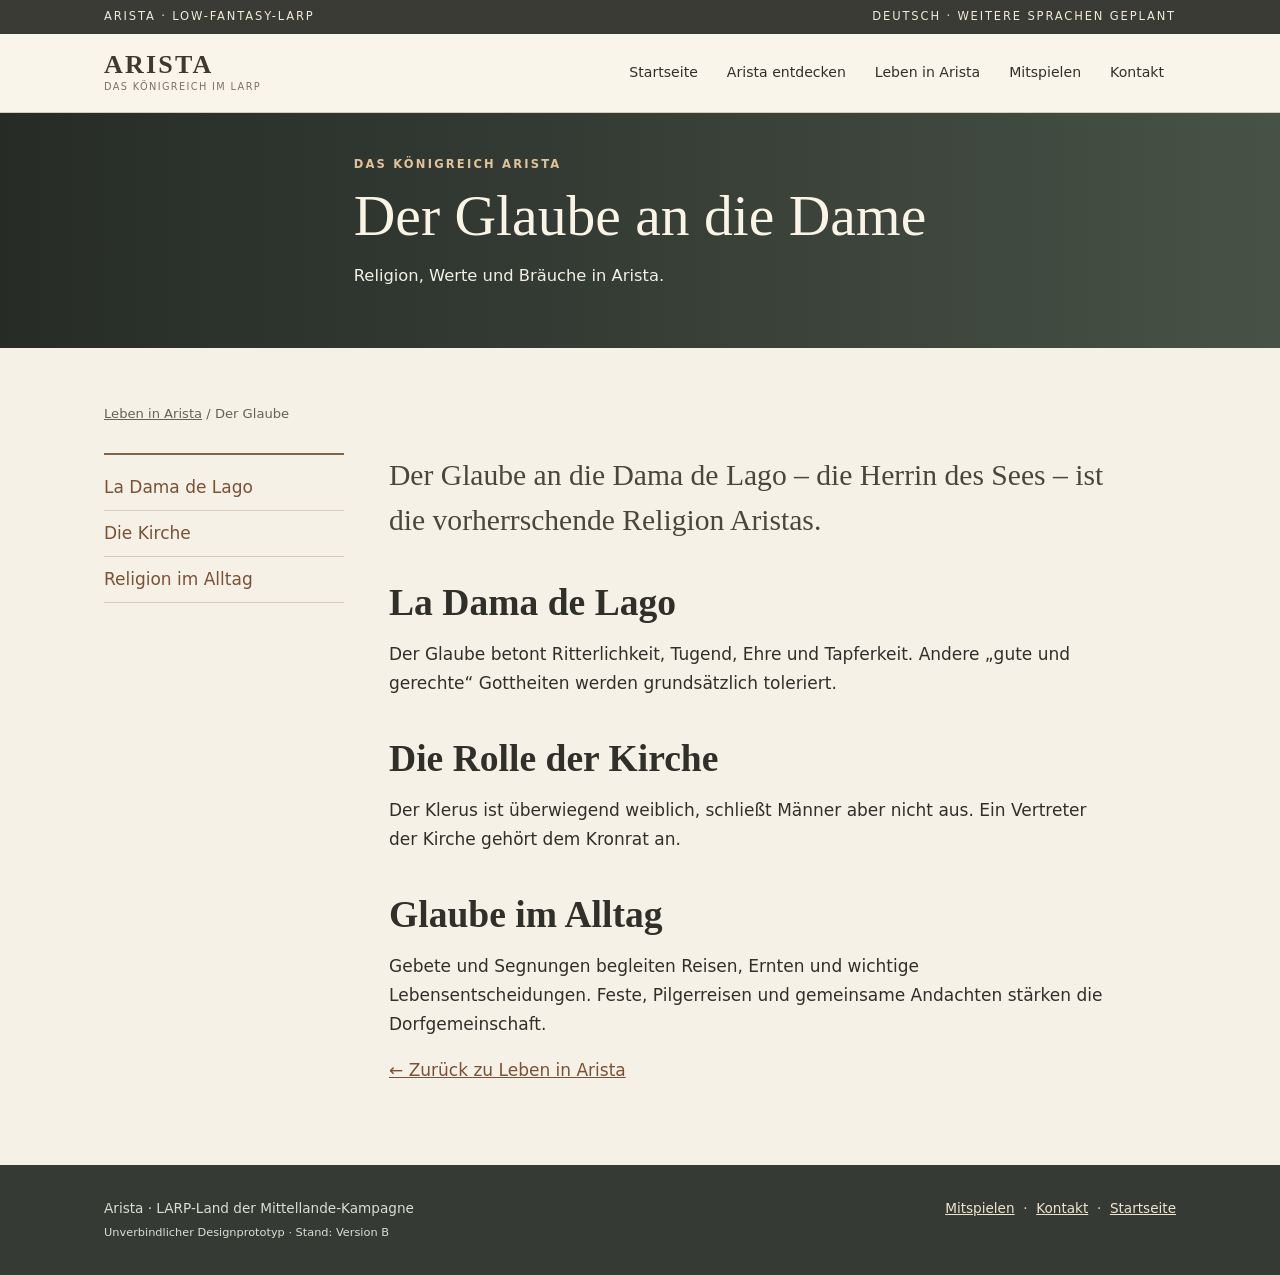
<file: religion.html>
<!doctype html><html lang="de"><head><meta charset="utf-8"><meta name="viewport" content="width=device-width,initial-scale=1"><meta name="description" content="Arista – bodenständiges Low-Fantasy-LARP-Königreich und Teil der Mittellande-Kampagne."><title>Der Glaube an die Dame | Arista – LARP</title><link rel="stylesheet" href="assets/style.css"></head><body><a class="skip" href="#inhalt">Zum Inhalt springen</a><div class="topbar"><div class="topinner"><span>Arista · Low-Fantasy-LARP</span><span>Deutsch · weitere Sprachen geplant</span></div></div><header class="brandbar"><div class="brandinner"><a class="brand" href="index.html" aria-label="Arista Startseite"><span><strong>ARISTA</strong><small>Das Königreich im LARP</small></span></a><button class="menu" aria-controls="primary-nav" aria-expanded="false">☰ Menü</button><nav id="primary-nav" aria-label="Hauptnavigation"><a href="index.html">Startseite</a><a href="entdecken.html">Arista entdecken</a><a href="leben.html">Leben in Arista</a><a href="mitspielen.html">Mitspielen</a><a href="kontakt.html">Kontakt</a></nav></div></header><section class="banner"><div class="wrap"><div class="eyebrow">Das Königreich Arista</div><h1>Der Glaube an die Dame</h1><p>Religion, Werte und Bräuche in Arista.</p></div></section><main class="wrap main" id="inhalt"><div class="crumbs"><a href="leben.html">Leben in Arista</a> / Der Glaube</div><div class="split"><aside class="side" aria-label="Abschnitte"><a href="#dama">La Dama de Lago</a><a href="#kirche">Die Kirche</a><a href="#alltag">Religion im Alltag</a></aside><article class="prose"><p class="lead">Der Glaube an die Dama de Lago – die Herrin des Sees – ist die vorherrschende Religion Aristas.</p><h2 id="dama">La Dama de Lago</h2><p>Der Glaube betont Ritterlichkeit, Tugend, Ehre und Tapferkeit. Andere „gute und gerechte“ Gottheiten werden grundsätzlich toleriert.</p><h2 id="kirche">Die Rolle der Kirche</h2><p>Der Klerus ist überwiegend weiblich, schließt Männer aber nicht aus. Ein Vertreter der Kirche gehört dem Kronrat an.</p><h2 id="alltag">Glaube im Alltag</h2><p>Gebete und Segnungen begleiten Reisen, Ernten und wichtige Lebensentscheidungen. Feste, Pilgerreisen und gemeinsame Andachten stärken die Dorfgemeinschaft.</p><a href="leben.html">← Zurück zu Leben in Arista</a></article></div></main><footer class="footer"><div class="wrap footerinner"><p>Arista · LARP-Land der Mittellande-Kampagne<br><small>Unverbindlicher Designprototyp · Stand: Version B</small></p><p><a href="mitspielen.html">Mitspielen</a> &nbsp;·&nbsp; <a href="kontakt.html">Kontakt</a> &nbsp;·&nbsp; <a href="index.html">Startseite</a></p></div></footer><script src="assets/script.js" defer></script></body></html>
</file>
<file: assets/style.css>
:root{--ink:#24302d;--muted:#65716a;--paper:#f7f4ec;--white:#fffdf7;--line:#d9d6ca;--forest:#263f3d;--gold:#b38a4e;--max:1120px}*{box-sizing:border-box}html{scroll-behavior:smooth}body{margin:0;background:var(--paper);color:var(--ink);font:17px/1.7 system-ui,-apple-system,'Segoe UI',sans-serif}a{color:#286157}a:hover{text-decoration-thickness:2px}a:focus-visible,button:focus-visible{outline:3px solid #d5a451;outline-offset:3px}.skip{position:absolute;left:-9999px}.skip:focus{left:12px;top:12px;background:white;padding:8px;z-index:99}.topbar{background:#172a29;color:#ede9dc;font-size:.72rem;letter-spacing:.16em;text-transform:uppercase}.topinner{max-width:var(--max);margin:auto;padding:7px 24px;display:flex;justify-content:space-between}.brandbar{background:#fffdf7;border-bottom:1px solid var(--line)}.brandinner{max-width:var(--max);margin:auto;padding:16px 24px;display:flex;justify-content:space-between;align-items:center;gap:18px}.brand{text-decoration:none;color:var(--forest);display:flex;align-items:center;gap:12px}.emblem{border:1px solid var(--gold);color:var(--gold);width:48px;height:48px;border-radius:50%;display:grid;place-items:center;font:29px Georgia,serif}.brand strong{display:block;font:700 26px/1.15 Georgia,serif;letter-spacing:.11em}.brand small{display:block;letter-spacing:.14em;font-size:.61rem;text-transform:uppercase;color:var(--muted)}nav{display:flex;gap:5px;flex-wrap:wrap}nav a{padding:10px 12px;text-decoration:none;color:var(--ink);font-size:.88rem;border-radius:3px}nav a[aria-current=page],nav a:hover{background:#e8e9df;color:#183a34}button.menu{display:none;background:transparent;border:1px solid var(--line);padding:9px 12px;font:inherit;cursor:pointer}.banner{background:linear-gradient(90deg,#172c2be8,#172c2b42),url('banner.svg') center 50%/cover;min-height:205px;color:#faf4e7;display:flex;align-items:center}.banner .wrap{padding-top:30px;padding-bottom:30px}.eyebrow{font-size:.72rem;letter-spacing:.19em;text-transform:uppercase;font-weight:700;color:#b48e56}.banner .eyebrow{color:#ead2a3}.banner h1{font:clamp(2.25rem,5vw,4.3rem)/1.06 Georgia,serif;max-width:750px;margin:10px 0}.banner p{max-width:690px;color:#e8e8da;font-size:1.02rem}.wrap{max-width:var(--max);margin:0 auto;padding:0 24px}.main{padding-top:55px;padding-bottom:80px}.intro{max-width:820px}.lead{font:clamp(1.35rem,2.8vw,1.85rem)/1.5 Georgia,serif;color:#384940}h2,h3{font-family:Georgia,serif;line-height:1.2}h2{font-size:clamp(1.7rem,3vw,2.35rem);margin:0 0 15px}h3{font-size:1.35rem;margin:0 0 10px}.section{margin-top:65px}.grid{display:grid;grid-template-columns:repeat(3,minmax(0,1fr));gap:20px}.grid.two{grid-template-columns:repeat(2,minmax(0,1fr))}.tile{border:1px solid var(--line);background:var(--white);padding:25px;display:flex;flex-direction:column;min-height:230px}.tile p{color:var(--muted);margin:0 0 18px}.tile a{font-weight:650;margin-top:auto}.tile .count{font-size:.72rem;letter-spacing:.13em;color:#8d734e;margin-bottom:14px}.button{display:inline-block;text-decoration:none;padding:11px 19px;border:1px solid var(--forest);background:var(--forest);color:white;font-weight:650;font-size:.9rem;margin:8px 10px 8px 0}.button.ghost{background:transparent;color:var(--forest)}.quote{border-left:3px solid var(--gold);padding:11px 25px;background:#eeece2;font:1.2rem/1.65 Georgia,serif}.split{display:grid;grid-template-columns:240px 1fr;gap:45px}.side{border-top:2px solid var(--forest);padding-top:10px}.side a{display:block;padding:8px 0;border-bottom:1px solid var(--line);text-decoration:none}.prose{max-width:730px}.prose h2{margin-top:38px}.prose p{margin-top:0}.tag{background:#e6e5d9;color:#526057;padding:3px 8px;font-size:.72rem;letter-spacing:.07em;text-transform:uppercase}.note{padding:17px 20px;background:#eeece2;border-left:3px solid var(--gold);font-size:.9rem}.footer{background:#1f3432;color:#d9dfd5;padding:32px 0;font-size:.85rem}.footer a{color:#f2e4ca}.footerinner{display:flex;justify-content:space-between;gap:15px;flex-wrap:wrap}.footer p{margin:0}.crumbs{font-size:.82rem;color:var(--muted);margin-bottom:28px}.crumbs a{color:var(--muted)}@media(max-width:850px){.brandinner{flex-wrap:wrap}.menu{display:block!important}nav{display:none;width:100%;flex-direction:column}nav.open{display:flex}nav a{padding:9px}.grid{grid-template-columns:1fr 1fr}.split{grid-template-columns:1fr;gap:25px}.side{display:flex;flex-wrap:wrap;gap:12px}.side a{border:0}}@media(max-width:560px){.grid,.grid.two{grid-template-columns:1fr}.topinner{font-size:.58rem}.brand strong{font-size:22px}.banner{min-height:220px}.main{padding-top:34px;padding-bottom:55px}.section{margin-top:44px}}

/* Version B: zurückhaltende, geografisch begründete Farbpalette */
:root{--ink:#302f2a;--muted:#666258;--paper:#f6f1e7;--white:#fffcf5;--line:#d7cbbb;--forest:#554c3b;--gold:#a56d45}body{background:var(--paper);color:var(--ink)}.topbar{background:#393b34;color:#f1e9d9}.brandbar{background:#faf5eb}.brand{gap:0;color:#40392f}.brand strong{font-family:Georgia,serif;font-weight:600;letter-spacing:.085em}.brand small{color:#7c7263}.emblem{display:none}.banner{background-image:linear-gradient(90deg,rgba(33,37,33,.87) 0%,rgba(38,43,39,.65) 43%,rgba(39,42,34,.14) 100%),url('https://thumb.wikimedia.org/wikipedia/commons/thumb/4/41/Pyrenees_landscape.jpg/1280px-Pyrenees_landscape.jpg');background-color:#4d584b;background-position:center,center 51%;background-size:cover;min-height:235px}.banner .wrap{padding-top:40px;padding-bottom:40px}.eyebrow{color:#956a47}.banner .eyebrow{color:#e1c39a}.banner h1{font-size:clamp(2.2rem,4.5vw,4rem);max-width:820px}.banner p{color:#f3efe6}.lead{color:#49473c}.button{background:#5a4b38;border-color:#5a4b38}.button.ghost{color:#5a4b38}.tile{background:#fffcf6}.tile .count{color:#916d4b}.side{border-top-color:#80644c}.quote,.note{background:#f0e7da;border-left-color:#ab764a}.footer{background:#353a34}.tag{background:#eae0d2;color:#665d50}nav a[aria-current=page],nav a:hover{background:#eae0d2;color:#4d3829}a{color:#7a5135}a:focus-visible,button:focus-visible{outline-color:#a76b40}
@media(max-width:560px){.banner{background-position:center,58% center;min-height:255px}}
</file>
